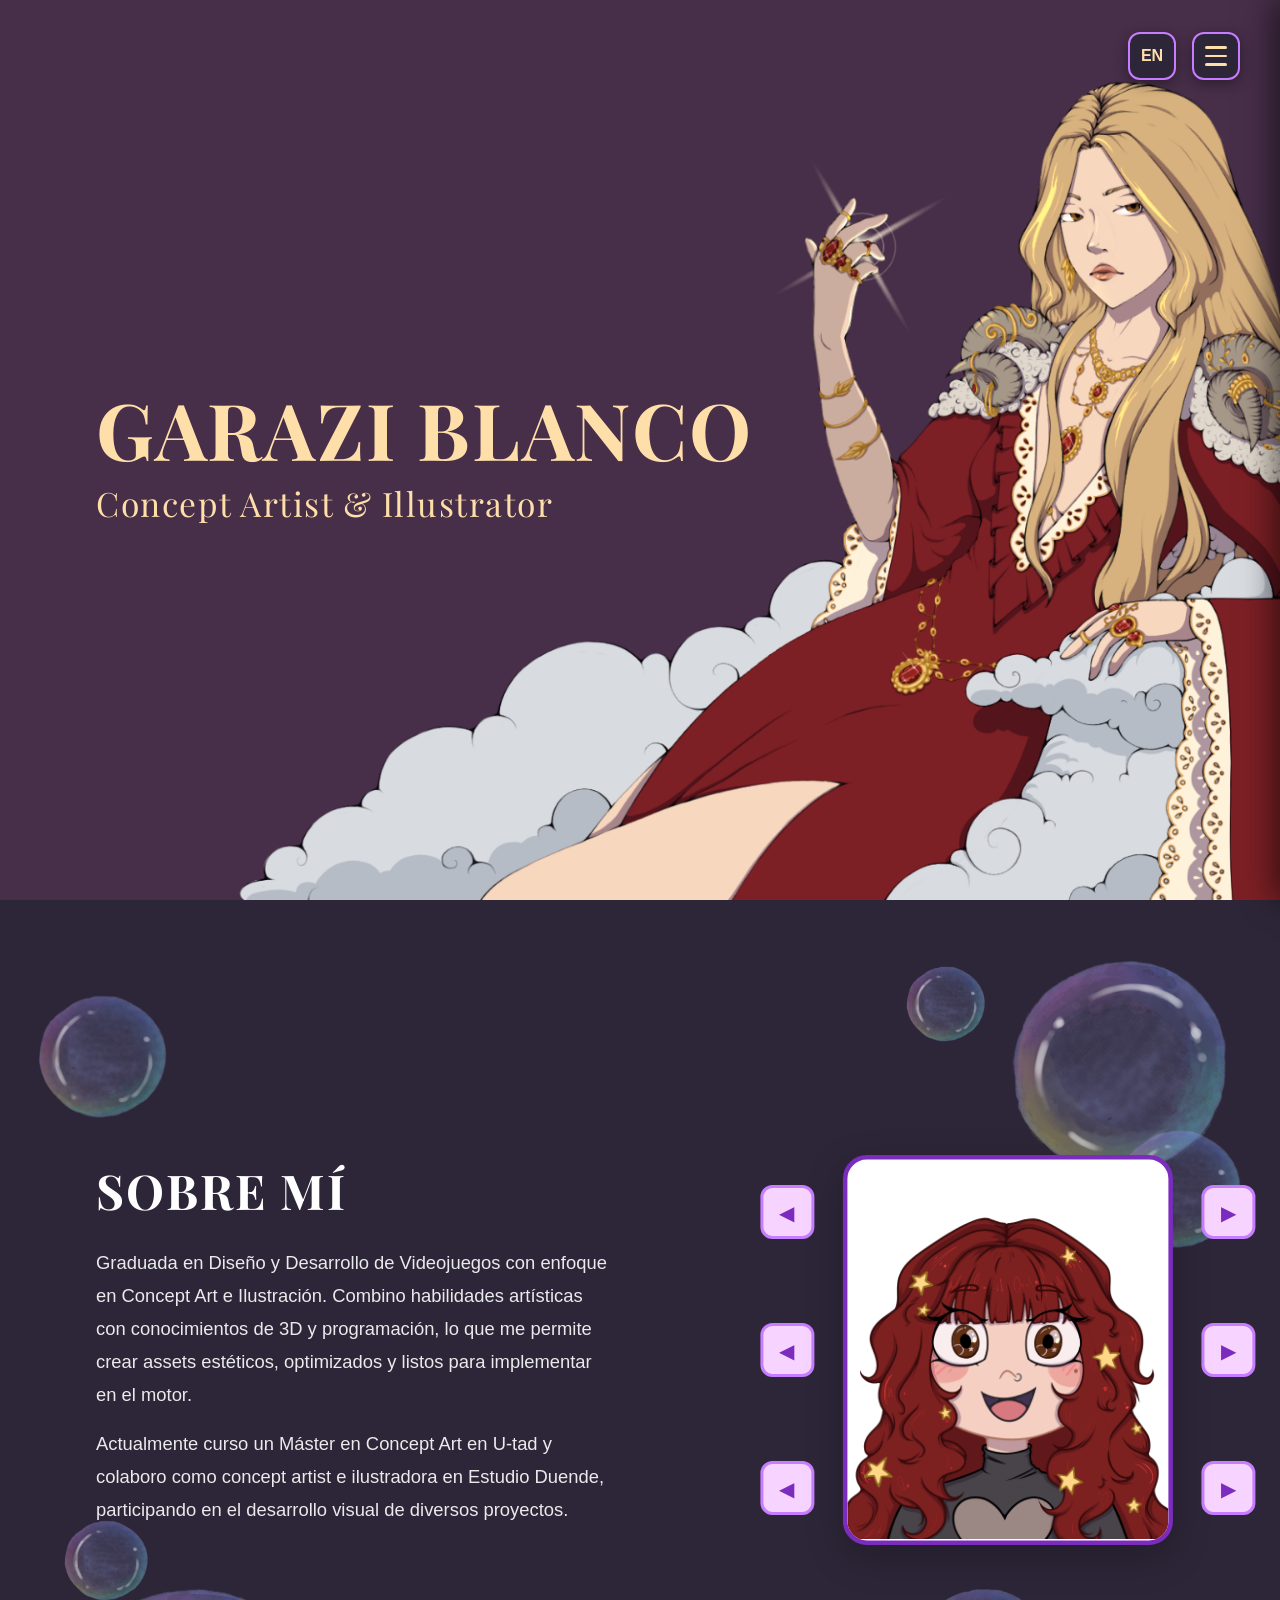
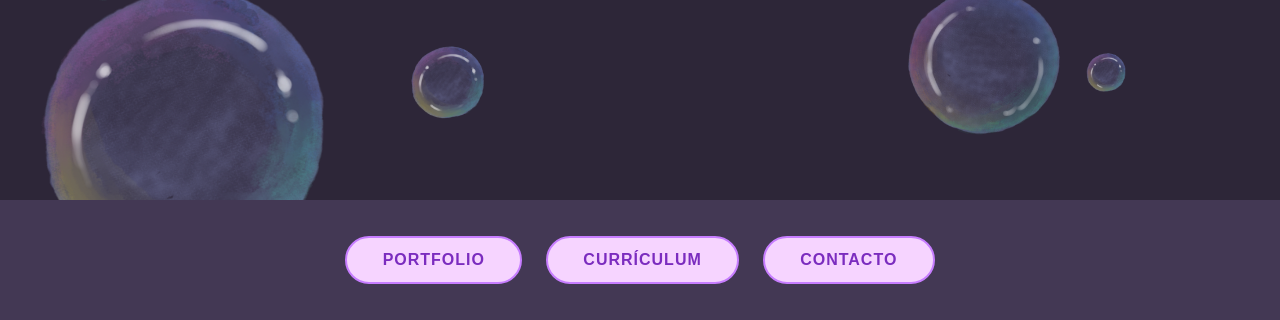
<file: index.html>
<!DOCTYPE html>
<html lang="es">
<head>
  <meta charset="UTF-8">
  <meta name="viewport" content="width=device-width, initial-scale=1.0">
  <title>Garazi Blanco | Portfolio</title>
  <link rel="preconnect" href="https://fonts.googleapis.com">
  <link rel="preconnect" href="https://fonts.gstatic.com" crossorigin>
  <link href="https://fonts.googleapis.com/css2?family=Playfair+Display:ital,wght@0,400..900;1,400..900&display=swap" rel="stylesheet">
  <link rel="stylesheet" href="style.css">
</head>
<body>

  <button class="boton-hamburguesa" id="btn-abrir-menu" aria-label="Abrir menú de navegación">
    <span class="linea"></span>
    <span class="linea"></span>
    <span class="linea"></span>
  </button>

  <button class="btn-idioma" id="btn-idioma" aria-label="Cambiar idioma">EN</button>

  <div class="overlay-menu" id="overlay-menu"></div>

  <aside class="menu-lateral" id="menu-lateral">
    <button class="btn-cerrar-menu" id="btn-cerrar-menu" aria-label="Cerrar menú">&times;</button>
    <nav class="enlaces-menu">
      <a href="index.html" data-i18n="nav-inicio">Inicio</a>
      <a href="portfolio.html" data-i18n="nav-portfolio">Portfolio</a>
      <a href="curriculum.html" data-i18n="nav-cv">Currículum</a>
      <a href="contacto.html" data-i18n="nav-contacto">Contacto</a>
    </nav>
  </aside>

  <section class="pantalla-inicio">
    <div class="portada-texto">
      <h1>Garazi Blanco</h1>
      <p data-i18n="hero-rol">Concept Artist & Illustrator</p>
    </div>
  </section>

  <section class="pantalla-dos">
    <img src="img/ph/burbuja1.png" class="burbuja burbuja-1" alt="Burbuja decorativa">
    <img src="img/ph/burbuja2.png" class="burbuja burbuja-2" alt="Burbuja decorativa">
    <img src="img/ph/burbuja1.png" class="burbuja burbuja-3" alt="Burbuja decorativa">
    <img src="img/ph/burbuja2.png" class="burbuja burbuja-4" alt="Burbuja decorativa">
    <img src="img/ph/burbuja1.png" class="burbuja burbuja-5" alt="Burbuja decorativa">
    <img src="img/ph/burbuja2.png" class="burbuja burbuja-6" alt="Burbuja decorativa">
    <img src="img/ph/burbuja1.png" class="burbuja burbuja-7" alt="Burbuja decorativa">
    <img src="img/ph/burbuja2.png" class="burbuja burbuja-8" alt="Burbuja decorativa">
    <img src="img/ph/burbuja1.png" class="burbuja burbuja-9" alt="Burbuja decorativa">
    <img src="img/ph/burbuja2.png" class="burbuja burbuja-10" alt="Burbuja decorativa">

    <div class="contenedor-sobre-mi">
      <div class="columna-texto">
        <h2 data-i18n="sobre-mi-titulo">SOBRE MÍ</h2>
        <p data-i18n="sobre-mi-p1">Graduada en Diseño y Desarrollo de Videojuegos con enfoque en Concept Art e Ilustración. Combino habilidades artísticas con conocimientos de 3D y programación, lo que me permite crear assets estéticos, optimizados y listos para implementar en el motor.</p>
        <p data-i18n="sobre-mi-p2">Actualmente curso un Máster en Concept Art en U-tad y colaboro como concept artist e ilustradora en Estudio Duende, participando en el desarrollo visual de diversos proyectos.</p>
      </div>

      <div class="columna-avatar">
        <div class="avatar-interactivo">
          <div class="flechas-columna">
            <button class="flecha" onclick="cambiarItem('accesorio', -1)" title="Accesorio anterior">◀</button>
            <button class="flecha" onclick="cambiarItem('expresion', -1)" title="Expresión anterior">◀</button>
            <button class="flecha" onclick="cambiarItem('ropa', -1)" title="Ropa anterior">◀</button>
          </div>
          <!-- Marco con las capas superpuestas (El sándwich) -->
          <div class="avatar-marco">
            <!-- 1. Pelo Trasero (Fijo) -->
            <img id="capa-pelo-trasero" src="img/avatarBIEN/1_PeloTrasero.png" alt="Pelo trasero">
            
            <!-- 2. Cuerpo Base (Fijo) -->
            <img id="capa-cuerpo" src="img/avatarBIEN/2_CuerpoBase.png" alt="Cuerpo base">
            
            <!-- 3. Ropa (Variable) -->
            <img id="capa-ropa" src="img/avatarBIEN/3_Ropa/outfit1.png" alt="Ropa">
            
            <!-- 4. Mechones delanteros (Fijo) -->
            <img id="capa-mechones" src="img/avatarBIEN/4_mechones.png" alt="Mechones">
            
            <!-- 5. COLOR de la Expresión (Variable - Parte 1) -->
            <img id="capa-cara-color" src="img/avatarBIEN/5_CaraColor/Cara1Color.png" alt="Color Expresion">
            
            <!-- 6. Flequillo (Fijo) -->
            <img id="capa-flequillo" src="img/avatarBIEN/6_Flequillo.png" alt="Flequillo">
            
            <!-- 7. LÍNEA de la Expresión (Variable - Parte 2) -->
            <img id="capa-linea-cara" src="img/avatarBIEN/7_LineaCara/Cara1Linea.png" alt="Línea Expresion">
            
            <!-- 8. Accesorios (Variable) -->
            <img id="capa-accesorio" src="img/avatarBIEN/8_Accesorios/Accesorio1.png" alt="Accesorio">
          </div>
          <div class="flechas-columna">
            <button class="flecha" onclick="cambiarItem('accesorio', 1)" title="Accesorio siguiente">▶</button>
            <button class="flecha" onclick="cambiarItem('expresion', 1)" title="Expresión siguiente">▶</button>
            <button class="flecha" onclick="cambiarItem('ropa', 1)" title="Ropa siguiente">▶</button>
          </div>
        </div>
      </div>
    </div>
  </section>

  <section class="barra-navegacion-espacio">
    <nav class="contenedor-botones-nav">
      <a href="portfolio.html" class="boton-nav" data-i18n="nav-portfolio">Portfolio</a>
      <a href="curriculum.html" class="boton-nav" data-i18n="nav-cv">Currículum</a>
      <a href="contacto.html" class="boton-nav" data-i18n="nav-contacto">Contacto</a>
    </nav>
  </section>

  <script src="script.js"></script>
</body>
</html>
</file>
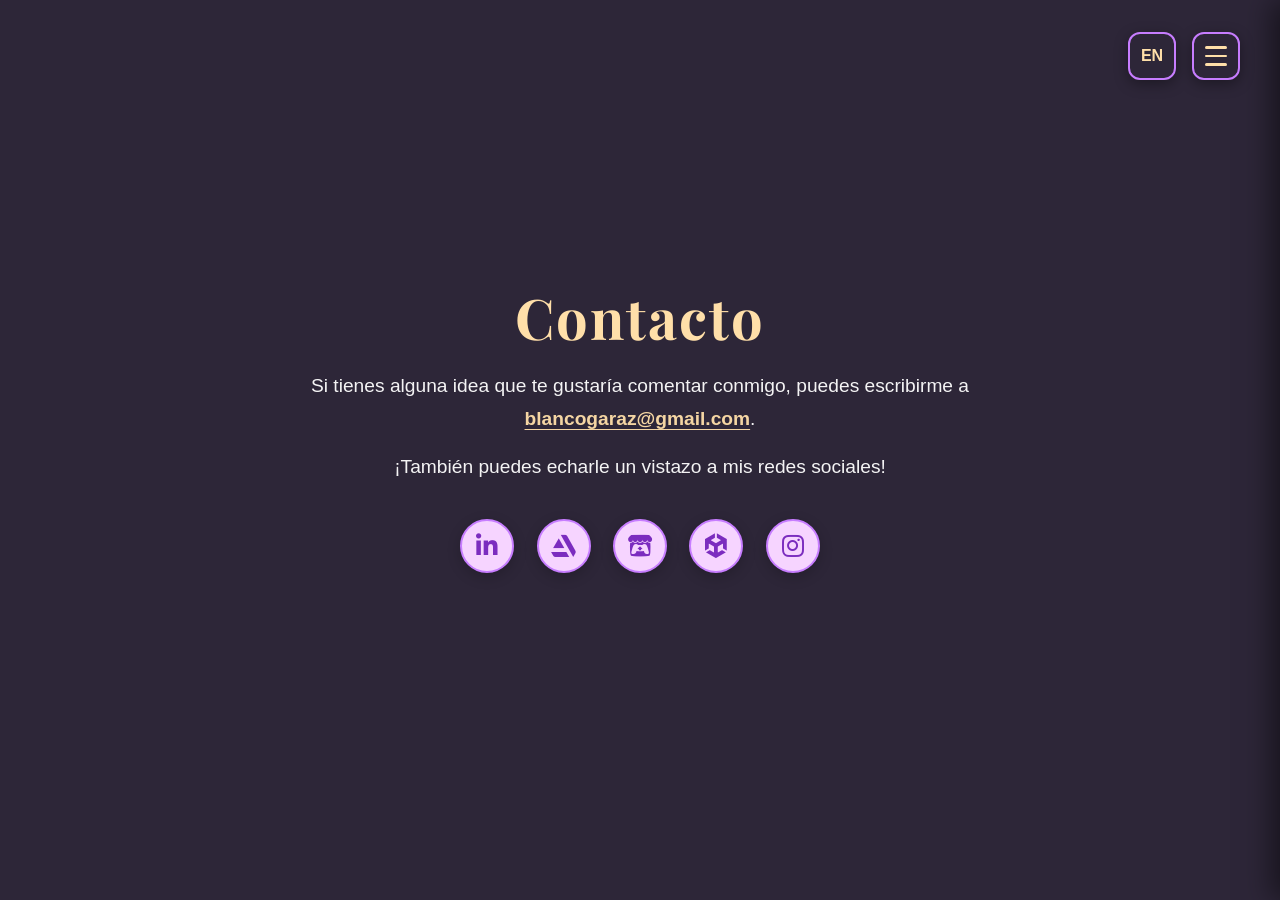
<file: contacto.html>
<!DOCTYPE html>
<html lang="es">
<head>
  <meta charset="UTF-8">
  <meta name="viewport" content="width=device-width, initial-scale=1.0">
  <title>Contacto | Garazi Blanco</title>
  <link rel="preconnect" href="https://fonts.googleapis.com">
  <link rel="preconnect" href="https://fonts.gstatic.com" crossorigin>
  <link href="https://fonts.googleapis.com/css2?family=Playfair+Display:ital,wght@0,400..900;1,400..900&display=swap" rel="stylesheet">
  <link rel="stylesheet" href="https://cdnjs.cloudflare.com/ajax/libs/font-awesome/6.5.1/css/all.min.css">
  <link rel="stylesheet" href="style.css">
</head>
<body class="pagina-secundaria">

  <button class="boton-hamburguesa" id="btn-abrir-menu" aria-label="Abrir menú de navegación">
    <span class="linea"></span>
    <span class="linea"></span>
    <span class="linea"></span>
  </button>

  <button class="btn-idioma" id="btn-idioma" aria-label="Cambiar idioma">EN</button>

  <div class="overlay-menu" id="overlay-menu"></div>

  <aside class="menu-lateral" id="menu-lateral">
    <button class="btn-cerrar-menu" id="btn-cerrar-menu" aria-label="Cerrar menú">&times;</button>
    <nav class="enlaces-menu">
      <a href="index.html" data-i18n="nav-inicio">Inicio</a>
      <a href="portfolio.html" data-i18n="nav-portfolio">Portfolio</a>
      <a href="curriculum.html" data-i18n="nav-cv">Currículum</a>
      <a href="contacto.html" data-i18n="nav-contacto">Contacto</a>
    </nav>
  </aside>

  <main class="contenedor-pagina-secundaria">
    <h1 data-i18n="nav-contacto">Contacto</h1>
    <div class="texto-contacto">
      <p>
        <span data-i18n="contacto-p1">Si tienes alguna idea que te gustaría comentar conmigo, puedes escribirme a</span>
        <a href="mailto:blancogaraz@gmail.com" target="_blank" rel="noopener noreferrer" class="enlace-correo">blancogaraz@gmail.com</a>.
      </p>
      <p data-i18n="contacto-p2">¡También puedes echarle un vistazo a mis redes sociales!</p>
    </div>
    <div class="redes-sociales">
      <a href="https://www.linkedin.com/in/garazi-blanco-jauregi-0bb56b264/" target="_blank" rel="noopener noreferrer" class="icono-red" title="LinkedIn"><i class="fa-brands fa-linkedin-in"></i></a>
      <a href="https://www.artstation.com/garazi" target="_blank" rel="noopener noreferrer" class="icono-red" title="ArtStation"><i class="fa-brands fa-artstation"></i></a>
      <a href="https://garalart.itch.io" target="_blank" rel="noopener noreferrer" class="icono-red" title="itch.io"><i class="fa-brands fa-itch-io"></i></a>
      <a href="https://assetstore.unity.com/publishers/130964" target="_blank" rel="noopener noreferrer" class="icono-red" title="Unity Asset Store"><i class="fa-brands fa-unity"></i></a>
      <a href="https://www.instagram.com/garalart_/" target="_blank" rel="noopener noreferrer" class="icono-red" title="Instagram"><i class="fa-brands fa-instagram"></i></a>
    </div>
  </main>
  <script src="script.js"></script>
</body>
</html>
</file>
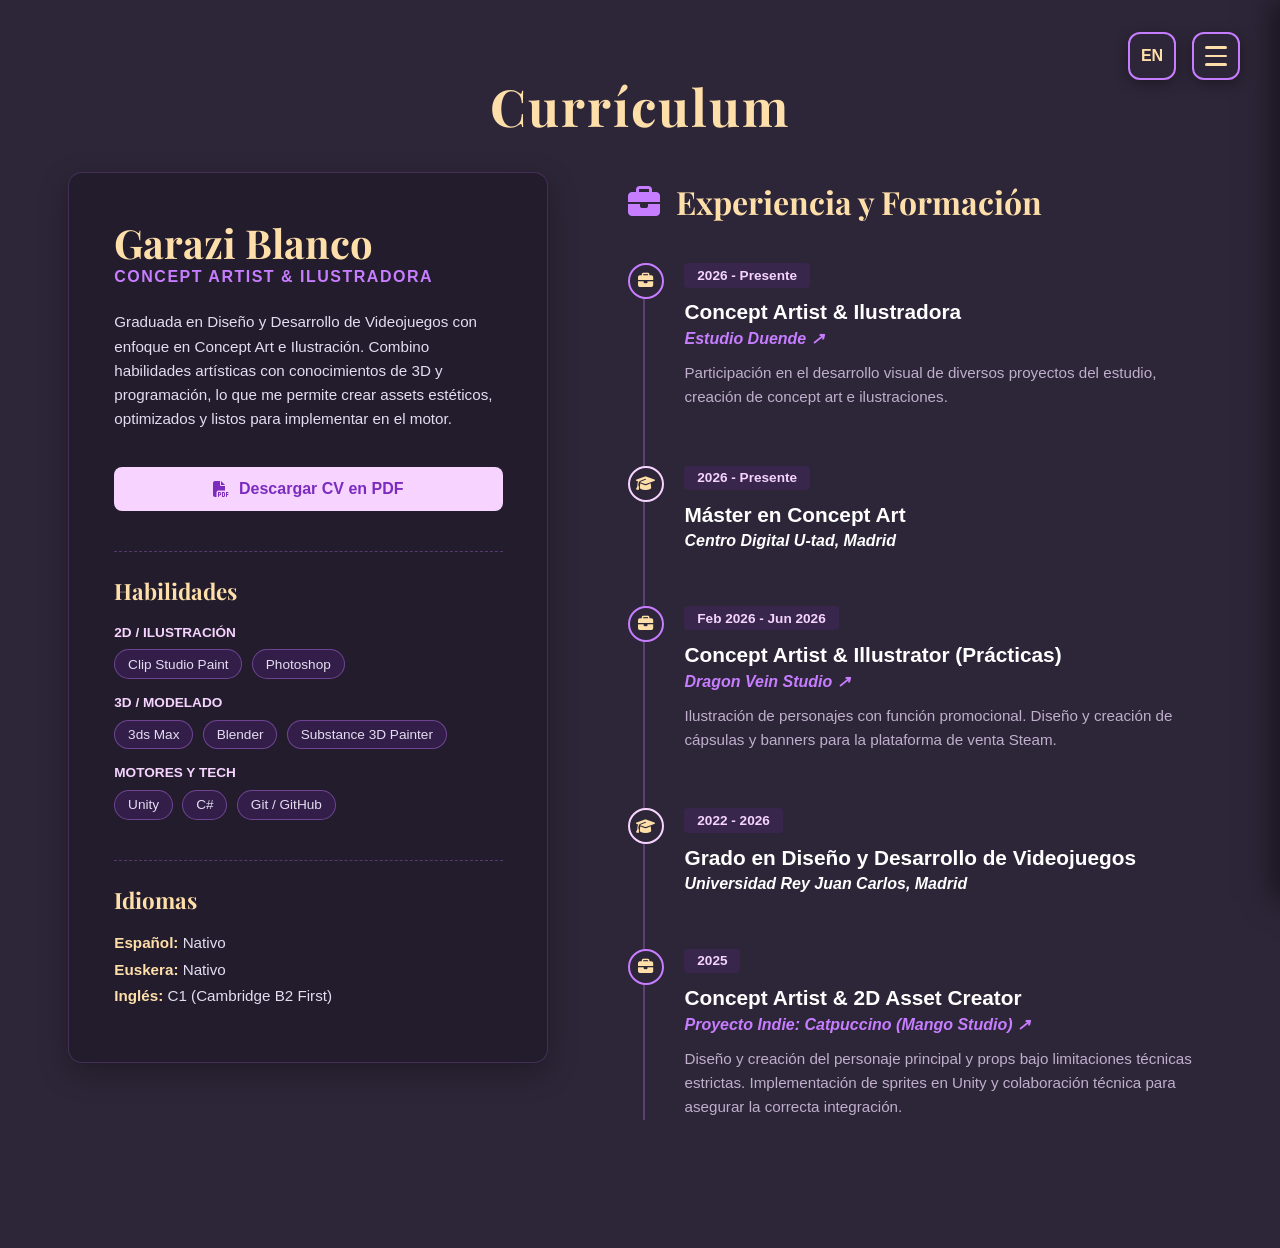
<file: curriculum.html>
<!DOCTYPE html>
<html lang="es">
<head>
  <meta charset="UTF-8">
  <meta name="viewport" content="width=device-width, initial-scale=1.0">
  <title>Currículum | Garazi Blanco</title>
  <link rel="preconnect" href="https://fonts.googleapis.com">
  <link rel="preconnect" href="https://fonts.gstatic.com" crossorigin>
  <link href="https://fonts.googleapis.com/css2?family=Playfair+Display:ital,wght@0,400..900;1,400..900&display=swap" rel="stylesheet">
  <link rel="stylesheet" href="https://cdnjs.cloudflare.com/ajax/libs/font-awesome/6.5.1/css/all.min.css">
  <link rel="stylesheet" href="style.css">
</head>
<body class="pagina-secundaria pagina-cv">

  <button class="boton-hamburguesa" id="btn-abrir-menu" aria-label="Abrir menú de navegación">
    <span class="linea"></span>
    <span class="linea"></span>
    <span class="linea"></span>
  </button>

  <button class="btn-idioma" id="btn-idioma" aria-label="Cambiar idioma">EN</button>

  <div class="overlay-menu" id="overlay-menu"></div>

  <aside class="menu-lateral" id="menu-lateral">
    <button class="btn-cerrar-menu" id="btn-cerrar-menu" aria-label="Cerrar menú">&times;</button>
    <nav class="enlaces-menu">
      <a href="index.html" data-i18n="nav-inicio">Inicio</a>
      <a href="portfolio.html" data-i18n="nav-portfolio">Portfolio</a>
      <a href="curriculum.html" data-i18n="nav-cv">Currículum</a>
      <a href="contacto.html" data-i18n="nav-contacto">Contacto</a>
    </nav>
  </aside>

  <h1 data-i18n="nav-cv">Currículum</h1>

  <main class="contenedor-cv">
    <aside class="cv-lateral">
      <div class="cv-perfil">
        <h1>Garazi Blanco</h1>
        <h2 class="cv-subtitulo" data-i18n="cv-rol">Concept Artist & Ilustradora</h2>
        <p class="cv-intro" data-i18n="cv-intro">Graduada en Diseño y Desarrollo de Videojuegos con enfoque en Concept Art e Ilustración. Combino habilidades artísticas con conocimientos de 3D y programación, lo que me permite crear assets estéticos, optimizados y listos para implementar en el motor.</p>
        
        <!-- AQUÍ ESTÁ EL CAMBIO: id="enlace-descarga-cv" -->
        <a href="docs/CV-GaraziBlanco-ES.pdf" id="enlace-descarga-cv" target="_blank" rel="noopener noreferrer" class="btn-descargar-cv">
          <i class="fa-solid fa-file-pdf"></i> <span data-i18n="cv-descargar">Descargar CV en PDF</span>
        </a>
      </div>

      <div class="cv-bloque-lateral">
        <h3 data-i18n="cv-hab-titulo">Habilidades</h3>
        <div class="cv-categoria-skills">
          <h4 data-i18n="cv-hab-2d">2D / Ilustración</h4>
          <div class="tags-skills"><span>Clip Studio Paint</span><span>Photoshop</span></div>
        </div>
        <div class="cv-categoria-skills">
          <h4 data-i18n="cv-hab-3d">3D / Modelado</h4>
          <div class="tags-skills"><span>3ds Max</span><span>Blender</span><span>Substance 3D Painter</span></div>
        </div>
        <div class="cv-categoria-skills">
          <h4 data-i18n="cv-hab-tech">Motores y Tech</h4>
          <div class="tags-skills"><span>Unity</span><span>C#</span><span>Git / GitHub</span></div>
        </div>
      </div>

      <div class="cv-bloque-lateral">
        <h3 data-i18n="cv-idiomas-titulo">Idiomas</h3>
        <ul class="lista-idiomas">
          <li><strong data-i18n="cv-id-es">Español:</strong> <span data-i18n="cv-id-nativo">Nativo</span></li>
          <li><strong data-i18n="cv-id-eu">Euskera:</strong> <span data-i18n="cv-id-nativo">Nativo</span></li>
          <li><strong data-i18n="cv-id-en">Inglés:</strong> C1 (Cambridge B2 First)</li>
        </ul>
      </div>
    </aside>

    <section class="cv-principal">
      <div class="cv-seccion">
        <h3 class="titulo-seccion-timeline"><i class="fa-solid fa-briefcase"></i> <span data-i18n="cv-exp-titulo">Experiencia y Formación</span></h3>
        <div class="timeline timeline-unificada">

          <div class="timeline-item">
            <div class="timeline-nodo nodo-trabajo"><i class="fa-solid fa-briefcase"></i></div>
            <div class="timeline-contenido">
              <span class="timeline-fecha" data-i18n="cv-fecha-presente">2026 - Presente</span>
              <h4 class="timeline-titulo" data-i18n="cv-duende-rol">Concept Artist & Ilustradora</h4>
              <h5 class="timeline-empresa"><a href="https://www.estudioduende.com/estudioduende/" target="_blank" rel="noopener noreferrer" class="enlace-empresa">Estudio Duende ↗</a></h5>
              <p data-i18n="cv-duende-desc">Participación en el desarrollo visual de diversos proyectos del estudio, creación de concept art e ilustraciones.</p>
            </div>
          </div>

          <div class="timeline-item">
            <div class="timeline-nodo nodo-estudio"><i class="fa-solid fa-graduation-cap"></i></div>
            <div class="timeline-contenido">
              <span class="timeline-fecha" data-i18n="cv-fecha-presente">2026 - Presente</span>
              <h4 class="timeline-titulo" data-i18n="cv-utad-rol">Máster en Concept Art</h4>
              <h5 class="timeline-empresa" data-i18n="cv-utad-lugar">Centro Digital U-tad, Madrid</h5>
            </div>
          </div>

          <div class="timeline-item">
            <div class="timeline-nodo nodo-trabajo"><i class="fa-solid fa-briefcase"></i></div>
            <div class="timeline-contenido">
              <span class="timeline-fecha" data-i18n="cv-fecha-dragon">Feb 2026 - Jun 2026</span>
              <h4 class="timeline-titulo" data-i18n="cv-dragon-rol">Concept Artist & Illustrator (Prácticas)</h4>
              <h5 class="timeline-empresa"><a href="https://dragonveinstudios.net" target="_blank" rel="noopener noreferrer" class="enlace-empresa">Dragon Vein Studio ↗</a></h5>
              <p data-i18n="cv-dragon-desc">Ilustración de personajes con función promocional. Diseño y creación de cápsulas y banners para la plataforma de venta Steam.</p>
            </div>
          </div>

          <div class="timeline-item">
            <div class="timeline-nodo nodo-estudio"><i class="fa-solid fa-graduation-cap"></i></div>
            <div class="timeline-contenido">
              <span class="timeline-fecha">2022 - 2026</span>
              <h4 class="timeline-titulo" data-i18n="cv-urjc-rol">Grado en Diseño y Desarrollo de Videojuegos</h4>
              <h5 class="timeline-empresa" data-i18n="cv-urjc-lugar">Universidad Rey Juan Carlos, Madrid</h5>
            </div>
          </div>

          <div class="timeline-item">
            <div class="timeline-nodo nodo-trabajo"><i class="fa-solid fa-briefcase"></i></div>
            <div class="timeline-contenido">
              <span class="timeline-fecha">2025</span>
              <h4 class="timeline-titulo">Concept Artist & 2D Asset Creator</h4>
              <h5 class="timeline-empresa"><a href="https://mangostudiosa.github.io/Catpuccino/" target="_blank" rel="noopener noreferrer" class="enlace-empresa" data-i18n="cv-cat-lugar">Proyecto Indie: Catpuccino (Mango Studio) ↗</a></h5>
              <p data-i18n="cv-cat-desc">Diseño y creación del personaje principal y props bajo limitaciones técnicas estrictas. Implementación de sprites en Unity y colaboración técnica para asegurar la correcta integración.</p>
            </div>
          </div>

        </div>
      </div>
    </section>
  </main>
  <script src="script.js"></script>
</body>
</html>
</file>
<file: style.css>
/* ==========================================================================
   1. RESET Y CONFIGURACIÓN GLOBAL
   ========================================================================== */
* { margin: 0; padding: 0; box-sizing: border-box; }

html {
  scroll-behavior: smooth;
  scroll-snap-type: y proximity;
}

body, html {
  width: 100%;
  height: 100%;
  font-family: 'Segoe UI', Tahoma, Geneva, Verdana, sans-serif;
  background-color: #2D2638; /* Color base general */
  color: #ffffff;
}

/* ==========================================================================
   2. COMPONENTES GLOBALES (Menú y Navegación)
   ========================================================================== */
.boton-hamburguesa {
  position: fixed;
  top: 2rem;
  right: 2.5rem;
  z-index: 1000;
  width: 48px;
  height: 48px;
  background-color: #2D2638;
  border: 2px solid #C77DFF;
  border-radius: 12px;
  display: flex;
  flex-direction: column;
  justify-content: center;
  align-items: center;
  gap: 6px;
  cursor: pointer;
  transition: all 0.25s ease;
  box-shadow: 0 4px 14px rgba(0, 0, 0, 0.35);
}

.boton-hamburguesa:hover {
  background-color: #433854;
  border-color: #ffdfa9;
  transform: scale(1.05);
}

.boton-hamburguesa .linea {
  width: 22px;
  height: 2.5px;
  background-color: #ffdfa9;
  border-radius: 2px;
  transition: background-color 0.2s ease;
}

/* --- Botón de Idioma --- */
.btn-idioma {
  position: fixed;
  top: 2rem;
  right: 6.5rem;
  z-index: 1000;
  width: 48px;
  height: 48px;
  background-color: #2D2638;
  border: 2px solid #C77DFF;
  border-radius: 12px;
  color: #ffdfa9;
  font-family: 'Segoe UI', Tahoma, sans-serif;
  font-size: 1rem;
  font-weight: 700;
  display: flex;
  justify-content: center;
  align-items: center;
  cursor: pointer;
  transition: all 0.25s ease;
  box-shadow: 0 4px 14px rgba(0, 0, 0, 0.35);
}

.btn-idioma:hover {
  background-color: #433854;
  border-color: #ffdfa9;
  transform: scale(1.05);
}

.overlay-menu {
  position: fixed;
  inset: 0;
  background-color: rgba(18, 14, 24, 0.7);
  backdrop-filter: blur(4px);
  z-index: 1001;
  opacity: 0;
  visibility: hidden;
  transition: opacity 0.3s ease, visibility 0.3s ease;
}

.menu-lateral {
  position: fixed;
  top: 0;
  right: 0;
  width: 300px;
  height: 100vh;
  background-color: #221c2c;
  border-left: 2px solid #7B2CBF;
  z-index: 1002;
  transform: translateX(100%);
  transition: transform 0.35s cubic-bezier(0.4, 0, 0.2, 1);
  display: flex;
  flex-direction: column;
  padding: 6rem 2.5rem 3rem;
  box-shadow: -8px 0 28px rgba(0, 0, 0, 0.5);
}

.overlay-menu.activo { opacity: 1; visibility: visible; }
.menu-lateral.activo { transform: translateX(0); }

.btn-cerrar-menu {
  position: absolute;
  top: 1.8rem;
  right: 2rem;
  background: none;
  border: none;
  color: #ffdfa9;
  font-size: 2.4rem;
  cursor: pointer;
  line-height: 1;
  transition: all 0.2s ease;
}

.btn-cerrar-menu:hover {
  color: #F6D4FF;
  transform: scale(1.15);
}

.enlaces-menu { display: flex; flex-direction: column; gap: 2rem; }
.enlaces-menu a {
  font-family: 'Playfair Display', Georgia, serif;
  font-size: 1.7rem;
  color: #ffffff;
  text-decoration: none;
  letter-spacing: 1.5px;
  transition: all 0.2s ease;
  display: inline-block;
}
.enlaces-menu a:hover { color: #ffdfa9; transform: translateX(8px); }

/* ==========================================================================
   3. PÁGINA PRINCIPAL (Index)
   ========================================================================== */
.pantalla-inicio {
  width: 100%;
  height: 100vh;
  background-image: url('img/bannerPrincipal.png');
  background-size: cover;
  background-position: center;
  background-repeat: no-repeat;
  display: flex;
  justify-content: flex-start;
  align-items: center;
  padding-left: 6rem;
  scroll-snap-align: start;
}

.portada-texto h1 {
  font-family: 'Playfair Display', Georgia, serif;
  font-size: 4.9rem;
  font-weight: 700;
  color: #ffdfa9;
  letter-spacing: 2px;
  text-transform: uppercase;
}

.portada-texto p {
  font-family: 'Playfair Display', Georgia, serif;
  font-size: 2.1rem;
  color: #ffdfa9;
  letter-spacing: 1.5px;
}

.pantalla-dos {
  position: relative;
  overflow: hidden;
  width: 100%;
  height: 100vh;
  background-color: #2D2638;
  display: flex;
  align-items: center;
  justify-content: center;
  padding: 0 6rem;
  scroll-snap-align: start;
}

.contenedor-sobre-mi {
  position: relative;
  z-index: 2;
  width: 100%;
  max-width: 1400px;
  display: flex;
  align-items: center;
  justify-content: space-between;
  gap: 4rem;
}

.columna-texto { flex: 1; max-width: 540px; text-align: left; }
.columna-texto h2 {
  font-family: 'Playfair Display', Georgia, serif;
  font-size: 3rem;
  letter-spacing: 2px;
  margin-bottom: 1.5rem;
  text-transform: uppercase;
}
.columna-texto p { font-size: 1.15rem; line-height: 1.8; opacity: 0.9; margin-bottom: 1rem; }

/* Avatar interactivo */
.columna-avatar { flex: 1; display: flex; justify-content: center; align-items: center; }
.avatar-interactivo {
  --avatar-escala: 1.5;
  display: flex;
  align-items: center;
  justify-content: center;
  gap: 1.2rem;
  transform: scale(var(--avatar-escala));
  margin-left: 10rem;
}

.flechas-columna { display: flex; flex-direction: column; justify-content: space-between; height: 220px; }
.flecha {
  background-color: #F6D4FF;
  border: 2px solid #C77DFF;
  color: #7B2CBF;
  border-radius: 8px;
  width: 36px;
  height: 36px;
  font-size: 0.85rem;
  cursor: pointer;
  display: flex;
  align-items: center;
  justify-content: center;
  transition: all 0.15s ease;
}
.flecha:hover { background-color: #FFF1A8; transform: scale(1.1); }

.avatar-marco {
  position: relative;
  width: 220px;
  height: 260px;
  background-color: #ffffff;
  border: 3px solid #7B2CBF;
  border-radius: 16px;
  box-shadow: 0 8px 24px rgba(0, 0, 0, 0.25);
  overflow: hidden;
}
.avatar-marco img { position: absolute; inset: 0; width: 100%; height: 100%; object-fit: contain; pointer-events: none; }

/* Burbujas */
.burbuja { position: absolute; pointer-events: none; z-index: 1; user-select: none; }
.burbuja-1 { width: 130px; top: 10%; left: 3%; }
.burbuja-2 { width: 290px; bottom: -70px; left: 3%; }
.burbuja-3 { width: 85px; bottom: 22%; left: 5%; }
.burbuja-4 { width: 75px; bottom: 9%; left: 32%; }
.burbuja-5 { width: 80px; top: 7%; right: 23%; }
.burbuja-6 { width: 220px; top: 6%; right: 4%; }
.burbuja-7 { width: 125px; top: 25%; right: 3%; }
.burbuja-8 { width: 60px; bottom: 36%; right: 9%; }
.burbuja-9 { width: 155px; bottom: 7%; right: 17%; }
.burbuja-10 { width: 40px; bottom: 12%; right: 12%; }

/* Franja inferior */
.barra-navegacion-espacio {
  width: 100%;
  min-height: 120px;
  background-color: #433854;
  display: flex;
  justify-content: center;
  align-items: center;
  padding: 1.5rem 2rem;
}
.contenedor-botones-nav { display: flex; gap: 1.5rem; }
.boton-nav {
  padding: 0.8rem 2.2rem;
  background-color: #F6D4FF;
  color: #7B2CBF;
  border: 2px solid #C77DFF;
  border-radius: 30px;
  text-decoration: none;
  font-weight: 600;
  letter-spacing: 1px;
  text-transform: uppercase;
  transition: all 0.2s ease;
  cursor: pointer;
}
.boton-nav:hover { background-color: #ffdfa9; border-color: #7B2CBF; color: #2D2638; transform: translateY(-2px); box-shadow: 0 4px 12px rgba(0, 0, 0, 0.2); }

/* ==========================================================================
   4. PÁGINAS SECUNDARIAS (Estructura base)
   ========================================================================== */
.pagina-secundaria {
  min-height: 100vh;
  display: flex;
  justify-content: center;
  align-items: center;
  padding: 2rem;
  scroll-snap-align: start;
}

.contenedor-pagina-secundaria { max-width: 800px; text-align: center; }
.contenedor-pagina-secundaria h1 {
  font-family: 'Playfair Display', Georgia, serif;
  font-size: 3.5rem;
  color: #ffdfa9;
  margin-bottom: 1rem;
  letter-spacing: 2px;
}
.contenedor-pagina-secundaria p { font-size: 1.2rem; opacity: 0.9; margin-bottom: 2.5rem; }

/* Contacto */
.texto-contacto p { font-size: 1.2rem; line-height: 1.7; margin-bottom: 1rem; opacity: 0.95; }
.enlace-correo { color: #ffdfa9; text-decoration: underline; text-underline-offset: 4px; font-weight: 600; transition: color 0.2s ease; }
.enlace-correo:hover { color: #F6D4FF; }

.redes-sociales { display: flex; justify-content: center; gap: 1.4rem; margin: 2.2rem 0 3rem 0; }
.icono-red {
  display: flex;
  justify-content: center;
  align-items: center;
  width: 54px;
  height: 54px;
  border-radius: 50%;
  background-color: #F6D4FF;
  border: 2px solid #C77DFF;
  color: #7B2CBF;
  font-size: 1.55rem;
  text-decoration: none;
  transition: all 0.25s ease;
  box-shadow: 0 4px 14px rgba(0, 0, 0, 0.2);
}
.icono-red:hover {
  background-color: #ffdfa9;
  border-color: #ffdfa9;
  color: #2D2638;
  transform: translateY(-4px) scale(1.08);
  box-shadow: 0 8px 18px rgba(255, 223, 169, 0.3);
}

/* ==========================================================================
   5. PORTFOLIO
   ========================================================================== */
.pagina-portfolio { align-items: flex-start; height: auto; padding-top: 3.5rem; padding-bottom: 6rem; scroll-snap-align: none; }
.contenedor-portfolio { width: 92%; max-width: 1680px; margin: 0 auto; text-align: center; }
.contenedor-portfolio h1 { font-family: 'Playfair Display', Georgia, serif; font-size: 3.2rem; color: #ffdfa9; margin-top: 1rem; margin-bottom: 3rem; letter-spacing: 2px; }

.grid-portfolio { display: grid; grid-template-columns: repeat(3, 1fr); gap: 2.2rem; justify-content: center; }

.tarjeta-proyecto {
  background-color: #221c2c;
  border: 1.5px solid rgba(199, 125, 255, 0.3);
  border-radius: 14px;
  overflow: hidden;
  cursor: pointer;
  transition: all 0.25s ease;
  text-align: left;
}
.tarjeta-proyecto:hover { transform: translateY(-6px); border-color: #C77DFF; box-shadow: 0 12px 28px rgba(0, 0, 0, 0.45); }

.miniatura-wrapper { width: 100%; aspect-ratio: 16 / 9; overflow: hidden; background-color: #1a1522; }
.miniatura-wrapper img { width: 100%; height: 100%; object-fit: cover; transition: transform 0.35s ease; }
.tarjeta-proyecto:hover .miniatura-wrapper img { transform: scale(1.05); }

.tarjeta-info { padding: 1.2rem 1.5rem 1.5rem; }
.tarjeta-info h3 { font-family: 'Playfair Display', Georgia, serif; font-size: 1.3rem; color: #ffffff; margin-bottom: 0.3rem; }
.tarjeta-info p { font-size: 0.95rem; color: #ffdfa9; opacity: 0.85; }

/* Modal de Portfolio */
body.modal-abierto { overflow: hidden; }
.modal-proyecto {
  position: fixed; inset: 0; z-index: 2000; overflow: hidden; opacity: 0; visibility: hidden;
  transition: opacity 0.3s ease, visibility 0.3s ease; display: flex; justify-content: center; align-items: center; padding: 1.2rem 4.8rem;
}
.modal-proyecto.activo { opacity: 1; visibility: visible; }
.modal-overlay { position: fixed; inset: 0; background-color: rgba(14, 10, 20, 0.88); backdrop-filter: blur(6px); z-index: -1; }

.btn-cerrar-modal {
  position: fixed; top: 1.2rem; right: 1.5rem; z-index: 2100; background: rgba(34, 28, 44, 0.85); border: 1.5px solid #C77DFF;
  border-radius: 50%; width: 44px; height: 44px; color: #ffdfa9; font-size: 1.9rem; line-height: 1; cursor: pointer; transition: all 0.2s ease;
}
.btn-cerrar-modal:hover { background-color: #ffdfa9; color: #2D2638; transform: scale(1.1); }

.btn-nav-modal {
  position: fixed; top: 50%; transform: translateY(-50%); z-index: 2100; background: rgba(34, 28, 44, 0.9); border: 2px solid #C77DFF;
  border-radius: 50%; width: 48px; height: 48px; color: #ffdfa9; font-size: 1.1rem; cursor: pointer; transition: all 0.2s ease;
}
.btn-nav-modal:hover { background-color: #ffdfa9; color: #2D2638; border-color: #ffdfa9; transform: translateY(-50%) scale(1.12); }
.btn-modal-anterior { left: 1.2rem; }
.btn-modal-siguiente { right: 1.2rem; }
.btn-nav-modal.oculto { display: none !important; }

.modal-contenedor { position: relative; width: 100%; max-width: 1650px; height: 93vh; display: flex; gap: 2.2rem; align-items: flex-start; }
.modal-galeria {
  flex: 1; height: 100%; overflow-y: auto; direction: rtl; padding-left: 14px; padding-right: 6px;
  display: flex; flex-direction: column; gap: 2rem; scrollbar-width: thin; scrollbar-color: #C77DFF rgba(26, 21, 34, 0.85);
}
.modal-galeria::-webkit-scrollbar { width: 10px; }
.modal-galeria::-webkit-scrollbar-track { background: rgba(26, 21, 34, 0.85); border-radius: 6px; }
.modal-galeria::-webkit-scrollbar-thumb { background-color: #C77DFF; border-radius: 6px; }
.modal-galeria::-webkit-scrollbar-thumb:hover { background-color: #ffdfa9; }

.modal-figura { direction: ltr; width: 100%; display: flex; flex-direction: column; align-items: center; }
.modal-figura img { width: 100%; height: auto; border-radius: 10px; border: 1px solid rgba(199, 125, 255, 0.2); box-shadow: 0 10px 28px rgba(0, 0, 0, 0.5); }
.modal-pie { margin-top: 0.8rem; font-size: 0.9rem; color: #ffdfa9; opacity: 0.85; text-align: center; font-style: italic; max-width: 800px; }

.modal-info {
  width: 330px; max-height: 100%; overflow-y: auto; flex-shrink: 0; background-color: #221c2c;
  border: 1.5px solid rgba(199, 125, 255, 0.35); border-radius: 14px; padding: 1.8rem 1.6rem; box-shadow: 0 12px 30px rgba(0, 0, 0, 0.4);
}
.modal-info h2 { font-family: 'Playfair Display', Georgia, serif; font-size: 1.45rem; color: #ffdfa9; margin-bottom: 0.35rem; }
.modal-categoria { display: inline-block; font-size: 0.82rem; color: #F6D4FF; font-weight: 600; text-transform: uppercase; margin-bottom: 1.2rem; }
.modal-descripcion { font-size: 0.92rem; line-height: 1.65; color: #e4ddf0; border-top: 1px solid rgba(199, 125, 255, 0.2); padding-top: 1.1rem; }
.modal-descripcion p { margin-bottom: 0.9rem; }

.modal-enlaces { display: flex; flex-direction: column; gap: 0.8rem; margin-top: 1.4rem; border-top: 1px solid rgba(199, 125, 255, 0.2); padding-top: 1.2rem; }
.btn-proyecto-enlace {
  display: inline-flex; align-items: center; justify-content: center; gap: 0.5rem; padding: 0.75rem 1.2rem; background-color: #2D2638;
  color: #ffdfa9; border: 1.5px solid #C77DFF; border-radius: 10px; text-decoration: none; font-weight: 600; transition: all 0.2s ease;
}
.btn-proyecto-enlace:hover { background-color: #ffdfa9; border-color: #ffdfa9; color: #2D2638; transform: translateY(-2px); }

/* ==========================================================================
   6. VISOR 3D (Teaser Art Book)
   ========================================================================== */
:root { --zoom-corte-libro: 1.19; }

.bloque-teaser-libro { margin-top: 1.4rem; border-top: 1px solid rgba(199, 125, 255, 0.2); padding-top: 1.2rem; }
.texto-teaser-libro { font-size: 0.88rem; line-height: 1.55; color: #dfd7eb; margin-bottom: 0.9rem; }
.btn-abrir-libro {
  display: inline-flex; align-items: center; justify-content: center; width: 100%; padding: 0.75rem 1.2rem; background-color: #7B2CBF;
  color: #ffffff; border: 1.5px solid #C77DFF; border-radius: 10px; font-weight: 600; cursor: pointer; transition: all 0.2s ease;
}
.btn-abrir-libro:hover { background-color: #ffdfa9; border-color: #ffdfa9; color: #2D2638; transform: translateY(-2px); }

.modal-libro {
  position: fixed; inset: 0; z-index: 3000; display: flex; justify-content: center; align-items: center;
  opacity: 0; visibility: hidden; transition: opacity 0.3s ease, visibility 0.3s ease; user-select: none;
}
.modal-libro.activo { opacity: 1; visibility: visible; }
.modal-libro-overlay { position: fixed; inset: 0; background-color: rgba(10, 7, 15, 0.94); backdrop-filter: blur(8px); }

.btn-cerrar-libro {
  position: fixed; top: 1.5rem; right: 2rem; z-index: 3200; background: rgba(34, 28, 44, 0.85); border: 1.5px solid #C77DFF;
  border-radius: 50%; width: 44px; height: 44px; color: #ffdfa9; font-size: 2rem; display: flex; align-items: center; justify-content: center; cursor: pointer; transition: all 0.2s ease;
}
.btn-cerrar-libro:hover { background-color: #ffdfa9; color: #2D2638; transform: scale(1.1); }

.btn-hojear {
  position: fixed; top: 50%; transform: translateY(-50%); z-index: 3200; background: rgba(34, 28, 44, 0.9); border: 2px solid #C77DFF;
  border-radius: 50%; width: 54px; height: 54px; color: #ffdfa9; font-size: 1.25rem; display: flex; align-items: center; justify-content: center; cursor: pointer; transition: all 0.2s ease;
}
.btn-hojear:hover { background-color: #ffdfa9; color: #2D2638; border-color: #ffdfa9; transform: translateY(-50%) scale(1.12); }
.btn-hojear-izq { left: max(2rem, calc(50% - 640px)); }
.btn-hojear-der { right: max(2rem, calc(50% - 640px)); }
.btn-hojear.oculto { opacity: 0.15; pointer-events: none; }

.libro-escenario { position: relative; z-index: 3050; display: flex; flex-direction: column; align-items: center; }
.libro-contenedor {
  position: relative; display: flex; height: min(82vh, 740px); aspect-ratio: 297 / 210; max-width: 92vw; perspective: 2500px;
  background: transparent !important; box-shadow: none !important; transition: transform 0.6s cubic-bezier(0.25, 1, 0.5, 1);
}
.libro-contenedor:not(.modo-portada):not(.modo-contraportada) { box-shadow: 0 20px 50px rgba(0, 0, 0, 0.85) !important; border-radius: 8px; }
.libro-contenedor.modo-portada { transform: translateX(-25%); box-shadow: none !important; }
.libro-contenedor.modo-contraportada { transform: translateX(25%); box-shadow: none !important; }

.pagina-lado { width: 50%; height: 100%; background: #201a29; overflow: hidden; position: relative; display: flex; justify-content: center; align-items: center; }
.pagina-izq { border-radius: 8px 0 0 8px; border-right: 1px solid rgba(0, 0, 0, 0.2); }
.pagina-der { border-radius: 0 8px 8px 0; border-left: 1px solid rgba(0, 0, 0, 0.2); }
.pagina-lado img, .cara img { width: 100%; height: 100%; object-fit: cover; transform: scale(var(--zoom-corte-libro)); transform-origin: center center; display: block; }

.lomo-sombra {
  position: absolute; top: 0; bottom: 0; left: calc(50% - 22px); width: 44px; z-index: 10; pointer-events: none;
  background: linear-gradient(to right, rgba(0,0,0,0) 0%, rgba(0,0,0,0.18) 35%, rgba(0,0,0,0.5) 50%, rgba(0,0,0,0.18) 65%, rgba(0,0,0,0) 100%);
}

.libro-contenedor.modo-portada .lomo-sombra, .libro-contenedor.modo-contraportada .lomo-sombra { display: none !important; }
.libro-contenedor.modo-portada .pagina-izq { visibility: hidden !important; opacity: 0 !important; background: transparent !important; box-shadow: none !important; border: none !important; pointer-events: none !important; }
.libro-contenedor.modo-portada .pagina-der { box-shadow: 0 20px 50px rgba(0, 0, 0, 0.85) !important; border-radius: 8px !important; border: none !important; }
.libro-contenedor.modo-contraportada .pagina-der { visibility: hidden !important; opacity: 0 !important; background: transparent !important; box-shadow: none !important; border: none !important; pointer-events: none !important; }
.libro-contenedor.modo-contraportada .pagina-izq { box-shadow: 0 20px 50px rgba(0, 0, 0, 0.85) !important; border-radius: 8px !important; border: none !important; }

.hoja-animada { position: absolute; top: 0; height: 100%; width: 50%; z-index: 20; transform-style: preserve-3d; display: none; transition: transform 0.65s cubic-bezier(0.25, 1, 0.5, 1); }
.cara { position: absolute; inset: 0; width: 100%; height: 100%; background: #201a29; backface-visibility: hidden; -webkit-backface-visibility: hidden; overflow: hidden; display: flex; justify-content: center; align-items: center; box-shadow: 0 12px 30px rgba(0, 0, 0, 0.45); }
.cara-dorso { transform: rotateY(180deg); }
.libro-contador { display: none !important; }

/* ==========================================================================
   7. PÁGINA DE CURRÍCULUM
   ========================================================================== */
.pagina-cv { align-items: flex-start; height: auto; scroll-snap-align: none; flex-direction: column; padding-top: 3.5rem; }
.pagina-cv > h1 { font-family: 'Playfair Display', Georgia, serif; font-size: 3.2rem; color: #ffdfa9; margin-top: 1rem; margin-bottom: 2rem; letter-spacing: 2px; text-align: center; width: 100%; }

.contenedor-cv { width: 94%; max-width: 1500px; margin: 0 auto; padding-bottom: 6rem; display: grid; grid-template-columns: 480px 1fr; gap: 5rem; align-items: start; }

.cv-lateral { background-color: #221c2c; padding: 3rem 2.8rem; border-radius: 14px; border: 1px solid rgba(199, 125, 255, 0.2); box-shadow: 0 10px 30px rgba(0, 0, 0, 0.3); position: sticky; top: 6rem; }
.cv-perfil h1 { font-family: 'Playfair Display', Georgia, serif; font-size: 2.5rem; color: #ffdfa9; margin-bottom: 0.2rem; line-height: 1.1; }
.cv-subtitulo { font-size: 1rem; color: #C77DFF; text-transform: uppercase; letter-spacing: 1.5px; margin-bottom: 1.5rem; }
.cv-intro { font-size: 0.95rem; line-height: 1.6; color: #e4ddf0; margin-bottom: 2.2rem; }

.btn-descargar-cv { display: inline-flex; align-items: center; justify-content: center; gap: 0.6rem; width: 100%; padding: 0.8rem; background-color: #F6D4FF; color: #7B2CBF; border-radius: 8px; text-decoration: none; font-weight: 700; transition: all 0.2s ease; }
.btn-descargar-cv:hover { background-color: #ffdfa9; color: #2D2638; transform: translateY(-2px); }

.cv-bloque-lateral { margin-top: 2.5rem; border-top: 1px dashed rgba(199, 125, 255, 0.3); padding-top: 1.5rem; }
.cv-bloque-lateral h3 { font-family: 'Playfair Display', Georgia, serif; font-size: 1.4rem; color: #ffdfa9; margin-bottom: 1.2rem; }
.cv-categoria-skills h4 { font-size: 0.85rem; color: #F6D4FF; text-transform: uppercase; margin-bottom: 0.6rem; margin-top: 1rem; }
.tags-skills { display: flex; flex-wrap: wrap; gap: 0.6rem; }
.tags-skills span { background-color: rgba(123, 44, 191, 0.2); border: 1px solid rgba(199, 125, 255, 0.4); color: #e4ddf0; padding: 0.4rem 0.8rem; border-radius: 20px; font-size: 0.85rem; }
.lista-idiomas { list-style: none; color: #e4ddf0; font-size: 0.95rem; }
.lista-idiomas li { margin-bottom: 0.6rem; }
.lista-idiomas strong { color: #ffdfa9; }

.cv-principal { padding-top: 0.5rem; }
.titulo-seccion-timeline { font-family: 'Playfair Display', Georgia, serif; font-size: 2rem; color: #ffdfa9; margin-bottom: 2.5rem; display: flex; align-items: center; gap: 1rem; }
.titulo-seccion-timeline i { color: #C77DFF; }

.timeline { position: relative; padding-left: 3.5rem; }
.timeline::before { content: ''; position: absolute; left: 0.9rem; top: 0; bottom: 0; width: 2px; background: rgba(199, 125, 255, 0.3); }
.timeline-item { position: relative; margin-bottom: 3.5rem; }
.timeline-item:last-child { margin-bottom: 0; }

.timeline-nodo {
  position: absolute; left: -3.55rem; top: 0; width: 36px; height: 36px; border-radius: 50%; background-color: #2D2638; border: 2px solid #C77DFF;
  display: flex; align-items: center; justify-content: center; z-index: 2; transition: all 0.2s ease;
}
.timeline-nodo i { font-size: 0.95rem; color: #ffdfa9; transition: color 0.2s ease; }
.timeline-item:hover .timeline-nodo { background-color: #ffdfa9; border-color: #ffdfa9; transform: scale(1.15); }
.timeline-item:hover .timeline-nodo i { color: #2D2638; }

.nodo-estudio { border-color: #F6D4FF; }
.nodo-trabajo { border-color: #C77DFF; }

.timeline-fecha { display: inline-block; background-color: rgba(123, 44, 191, 0.15); color: #F6D4FF; padding: 0.3rem 0.8rem; border-radius: 4px; font-size: 0.85rem; font-weight: 600; margin-bottom: 0.8rem; }
.timeline-titulo { font-size: 1.3rem; color: #ffffff; margin-bottom: 0.3rem; }
.timeline-empresa { font-size: 1rem; font-style: italic; margin-bottom: 0.8rem; }
.enlace-empresa { color: #C77DFF; text-decoration: none; transition: color 0.2s ease; }
.enlace-empresa:hover { color: #ffdfa9; text-decoration: underline; text-underline-offset: 4px; }
.timeline-contenido p { font-size: 0.95rem; line-height: 1.6; color: #bfaecc; }


/* ==========================================================================
   8. DISEÑO RESPONSIVE (MÓVILES Y TABLETS)
   ========================================================================== */

/* --- TABLETS (Pantallas menores de 1024px) --- */
@media (max-width: 1024px) {
  .contenedor-cv {
    grid-template-columns: 320px 1fr; /* Estrecha un poco la barra lateral */
    gap: 3rem;
  }
  .grid-portfolio {
    grid-template-columns: repeat(2, 1fr); /* 2 columnas en portfolio en vez de 3 */
  }
  .avatar-interactivo {
    margin-left: 0; /* Quita el margen enorme del avatar */
  }
  .pantalla-dos {
    padding: 0 3rem;
  }
}

/* --- MÓVILES (Pantallas menores de 768px) --- */
@media (max-width: 768px) {
  
  /* Botones superiores más pequeños */
  .boton-hamburguesa { right: 1.5rem; top: 1.5rem; width: 42px; height: 42px; }
  .btn-idioma { right: 5.2rem; top: 1.5rem; width: 42px; height: 42px; font-size: 0.9rem; }

  /* Títulos más pequeños */
  .portada-texto h1 { font-size: 3.2rem; }
  .portada-texto p { font-size: 1.4rem; }
  .contenedor-pagina-secundaria h1, .pagina-cv > h1, .contenedor-portfolio h1 { font-size: 2.6rem; }
  
  /* Inicio y Sobre Mí */
  .pantalla-inicio { padding-left: 0; justify-content: center; text-align: center; }
  .portada-texto { text-align: center; }
  
  .contenedor-sobre-mi {
    flex-direction: column; /* Apila el texto arriba y el avatar abajo */
    gap: 2rem;
    text-align: center;
  }
  .columna-texto { max-width: 100%; text-align: center; }
  .columna-texto h2 { font-size: 2.2rem; }
  
  .avatar-interactivo {
    transform: scale(1.1); /* Reduce el tamaño del avatar para que quepa */
    margin: 2rem auto 0;
  }

  /* Oculta las burbujas en móvil para que no estorben en la lectura */
  .burbuja { display: none; }

  /* Menú inferior */
  .barra-navegacion-espacio { padding: 2rem 1.5rem; }
  .contenedor-botones-nav { flex-direction: column; gap: 1rem; width: 100%; }
  .boton-nav { width: 100%; text-align: center; }

  /* Currículum: 1 Sola columna */
  .contenedor-cv {
    grid-template-columns: 1fr; /* Todo en una columna */
    gap: 3rem;
    padding-bottom: 3rem;
  }
  .cv-lateral {
    position: relative; /* Quita el efecto pegajoso */
    top: 0;
    padding: 2rem 1.5rem;
  }
  
  /* Ajuste de la línea de tiempo para móvil */
  .timeline { padding-left: 2.5rem; }
  .timeline::before { left: 0.65rem; }
  .timeline-nodo { left: -2.3rem; width: 32px; height: 32px; }

  /* Portfolio: 1 Sola columna */
  .grid-portfolio { grid-template-columns: 1fr; gap: 1.5rem; }
  
  /* Modal de Portfolio adaptado a móvil */
  .modal-proyecto { padding: 1rem; }
  .modal-contenedor {
    flex-direction: column; /* Info arriba/abajo en vez de lados */
    height: 90vh;
    overflow-y: auto; /* Permite scroll a todo el conjunto */
    gap: 1.5rem;
  }
  .modal-galeria {
    overflow-y: visible; /* Quita el scroll interno */
    direction: ltr; /* Restaura la barra de scroll a la derecha */
    padding: 0;
  }
  .modal-info {
    width: 100%; 
    flex-shrink: 0;
    margin-bottom: 2rem;
  }
  
  /* Botones del modal más pequeños */
  .btn-cerrar-modal, .btn-cerrar-libro { right: 0.8rem; top: 0.8rem; width: 38px; height: 38px; font-size: 1.5rem; }
  .btn-nav-modal { width: 40px; height: 40px; font-size: 0.9rem; }
  .btn-modal-anterior { left: 0.2rem; }
  .btn-modal-siguiente { right: 0.2rem; }
}
</file>
